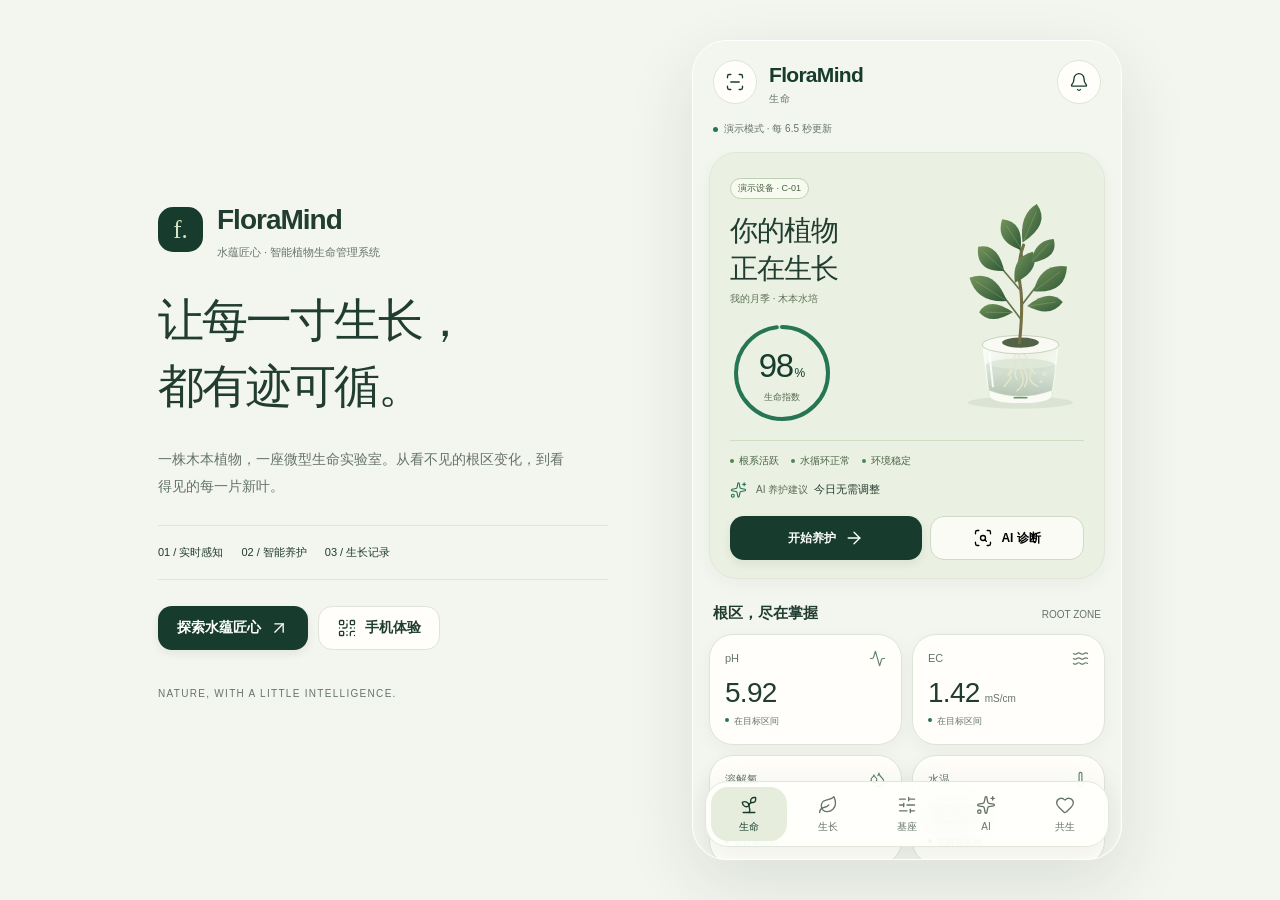
<file: index.html>
<!doctype html>
<html lang="zh-CN">
<head>
  <meta charset="UTF-8">
  <meta name="viewport" content="width=device-width, initial-scale=1.0, viewport-fit=cover">
  <meta name="theme-color" content="#f3f5ef">
  <meta name="description" content="FloraMind 水蕴匠心：监测根区环境、控制维生基座、记录植物生长。木本植物智能水培系统演示。">
  <meta name="apple-mobile-web-app-capable" content="yes">
  <meta name="mobile-web-app-capable" content="yes">
  <meta name="apple-mobile-web-app-status-bar-style" content="default">
  <meta name="apple-mobile-web-app-title" content="FloraMind">
  <title>FloraMind 维生基座智能养护</title>
  <link rel="icon" href="./assets/floramind-icon-192.png">
  <link rel="manifest" href="./manifest.json">
  <link rel="apple-touch-icon" href="./assets/floramind-icon-192.png">
  <link rel="stylesheet" href="./css/tokens.css">
  <link rel="stylesheet" href="./css/app.css">
  <script src="./js/icons.js" defer></script>
</head>
<body>
  <a class="skip-link" href="#appMain">跳到养护内容</a>
  <div class="app-shell">
    <aside class="desktop-context" aria-label="FloraMind 产品与演示入口">
      <div class="brand-lockup"><div class="brand-mark">f.</div><div><h1>FloraMind</h1><p>水蕴匠心 · 智能植物生命管理系统</p></div></div>
      <p class="desktop-headline">让每一寸生长，<br>都有迹可循。</p>
      <p class="desktop-description">一株木本植物，一座微型生命实验室。从看不见的根区变化，到看得见的每一片新叶。</p>
      <div class="context-grid"><span>01 / 实时感知</span><span>02 / 智能养护</span><span>03 / 生长记录</span></div>
      <div class="context-actions"><a class="primary-action" href="./product/">探索水蕴匠心 <i data-lucide="arrow-up-right"></i></a><a class="context-link" href="./qr/floramind-v2.png"><i data-lucide="qr-code"></i>手机体验</a></div>
      <span class="desktop-caption">NATURE, WITH A LITTLE INTELLIGENCE.</span>
    </aside>

    <main class="phone" id="appMain" aria-label="FloraMind 移动端应用">
      <header class="topbar">
        <button class="icon-button" id="bindDeviceBtn" aria-label="绑定设备">
          <i data-lucide="scan-line"></i>
        </button>
        <div>
          <div class="eyebrow">FloraMind</div>
          <h2 id="screenTitle">生命</h2>
        </div>
        <button class="icon-button" id="notificationBtn" aria-label="查看告警">
          <i data-lucide="bell"></i>
          <span class="alert-dot" id="alertDot"></span>
        </button>
      </header>
      <div class="connection-bar" id="connectionBar"><span id="connectionLabel">正在连接植物空间…</span><button class="text-button" id="retrySync" data-action="retrySync" hidden>重新连接</button></div>

      <section class="screen active" data-screen="dashboard" aria-label="实时监测">
        <div class="hero-panel">
          <div class="hero-heading">
            <span class="status-pill"><span id="deviceStatus">植物空间 · 载入中</span></span>
            <h3>你的植物<br>正在生长</h3>
            <p class="plant-label">我的月季 · 木本水培</p>
          </div>
          <img class="plant-art" src="./assets/plant-system.svg" width="300" height="440" alt="植物与透明水培基座概念示意">
          <div class="life-gauge" id="lifeGauge" role="img" aria-label="生命指数等待同步">
            <svg viewBox="0 0 104 104" aria-hidden="true"><circle class="ring-track" cx="52" cy="52" r="46"/><circle class="ring-value" id="lifeRing" cx="52" cy="52" r="46"/></svg>
            <div><strong><b id="growthScore">—</b><small>%</small></strong><span>生命指数</span></div>
          </div>
          <span class="sr-only" id="scoreNote">演示指数</span>
          <div class="life-status"><span id="rootStatus">等待根系状态</span><span id="waterStatus">等待循环状态</span><span id="environmentStatus">等待环境数据</span></div>
          <div class="ai-strip"><i data-lucide="sparkles"></i><div><small>AI 养护建议</small><strong id="aiAdvice">正在读取养护状态</strong></div></div>
          <p class="sr-only" id="healthNarrative">正在读取根区环境</p>
          <div class="hero-actions"><button class="primary-action" data-action="quickCare">开始养护 <i data-lucide="arrow-right"></i></button><button class="secondary-action" data-nav="diagnosis"><i data-lucide="scan-search"></i>AI 诊断</button></div>
        </div>
        <div class="section-label"><h3>根区，尽在掌握</h3><span>ROOT ZONE</span></div>
        <div class="metric-grid" id="metricGrid"></div>

        <div class="panel compact-alert" id="alertPanel">
          <div>
            <span class="panel-kicker">本地联锁</span>
            <h3 id="alertTitle">等待监测数据</h3>
            <p id="alertText">设备保护状态需由实际硬件确认。</p>
          </div>
          <button class="text-button" data-nav="control">处理</button>
        </div>

        <div class="panel">
          <div class="section-head">
            <div>
              <span class="panel-kicker" id="trendPeriod">24 h 趋势 · 演示窗口</span>
              <h3>根区关键指标</h3>
            </div>
            <div class="segmented" data-chart-tabs>
              <button class="selected" data-chart="ph">pH</button>
              <button data-chart="ec">EC</button>
              <button data-chart="do">DO</button>
            </div>
          </div>
          <canvas role="img" id="trendChart" width="680" height="320" aria-label="根区趋势图"></canvas>
        </div>

        <div class="panel">
          <div class="section-head">
            <div>
              <span class="panel-kicker">今日养护</span>
              <h3>自动计划</h3>
            </div>
            <span class="small-tag">12-14 h 光周期</span>
          </div>
          <div class="task-list" id="todayTasks"></div>
        </div>
        <div class="app-links"><a href="./product/">关于水蕴匠心 ↗</a><a href="./qr/floramind-v2.png">分享二维码</a></div>
        <div id="pwaNotice" class="pwa-notice" hidden><span id="pwaMessage"></span><button class="text-button" id="pwaButton">查看</button></div>
      </section>

      <section class="screen" data-screen="control" hidden aria-label="设备控制">
        <div class="panel device-panel">
          <div class="device-visual"><img src="./assets/plant-system.svg" width="300" height="440" alt="维生基座概念结构" loading="lazy"></div>
          <div>
            <span class="panel-kicker">远程操控</span>
            <h3>维生基座 C-01</h3>
            <p>最近数据同步 <span id="lastSync">刚刚</span>。</p>
          </div>
        </div>

        <div class="control-stack" id="controlStack"></div>

        <div class="panel">
          <div class="section-head">
            <div>
              <span class="panel-kicker">补光策略</span>
              <h3>光谱与光周期</h3>
            </div>
            <span class="small-tag" id="lightModeTag">营养生长</span>
          </div>
          <div class="range-row">
            <label for="whiteRange">白光</label>
            <input id="whiteRange" type="range" min="0" max="100" value="72">
            <output id="whiteOutput">72%</output>
          </div>
          <div class="range-row">
            <label for="redBlueRange">红蓝辅助</label>
            <input id="redBlueRange" type="range" min="0" max="100" value="48">
            <output id="redBlueOutput">48%</output>
          </div>
          <div class="schedule-card">
            <i data-lucide="sun-medium"></i>
            <div>
              <strong>07:30 - 20:30</strong>
              <span>环境光充足时自动降功率，水温高于 28℃时优先降热负荷。</span>
            </div>
          </div>
        </div>

        <div class="panel">
          <div class="section-head">
            <div>
              <span class="panel-kicker">耗材智能预警</span>
              <h3>营养液与维护</h3>
            </div>
            <button class="text-button" data-action="mockOrder">一键补给</button>
          </div>
          <div class="supply-list" id="supplyList"></div>
        </div>

        <div class="panel calibration">
          <div>
            <span class="panel-kicker">校准记录</span>
            <h3>传感器可信度</h3>
          </div>
          <div class="calibration-grid">
            <button data-action="calibrate" data-sensor="pH"><i data-lucide="activity"></i>pH 两点校准</button>
            <button data-action="calibrate" data-sensor="EC"><i data-lucide="waves"></i>EC 标准液</button>
            <button data-action="calibrate" data-sensor="DO"><i data-lucide="droplets"></i>DO 空气校准</button>
          </div>
        </div>
      </section>

      <section class="screen" data-screen="archive" hidden aria-label="生长档案">
        <div class="panel archive-hero">
          <div>
            <span class="panel-kicker">第 38 天</span>
            <h3>新根诱导进入稳定期</h3>
            <p>本周白色新根增加，叶色稳定。EC 已从 1.2 提升到 1.4 mS/cm。</p>
          </div>
          <div class="ring-stat">
            <strong>76%</strong>
            <span>阶段进度</span>
          </div>
        </div>

        <div class="panel">
          <div class="section-head">
            <div>
              <span class="panel-kicker">成长曲线</span>
              <h3>株高与新根长度</h3>
            </div>
            <button class="text-button" data-action="addRecord">记录</button>
          </div>
          <canvas role="img" id="growthChart" width="680" height="320" aria-label="生长曲线"></canvas>
        </div>

        <div class="panel">
          <div class="section-head">
            <div>
              <span class="panel-kicker">实验日志</span>
              <h3>可核查记录</h3>
            </div>
            <span class="small-tag">8-12 周观察</span>
          </div>
          <div class="timeline" id="timeline"></div>
        </div>
      </section>

      <section class="screen" data-screen="diagnosis" hidden aria-label="AI 诊断">
        <div class="panel diagnosis-card">
          <div>
            <span class="panel-kicker">AI 病虫害诊断</span>
            <h3>拍照或选择症状</h3>
            <p>选择症状，结合根区数据生成养护建议。演示模式使用规则分析，不识别照片。</p>
          </div>
          <label class="upload-box" for="plantPhoto">
            <input id="plantPhoto" type="file" accept="image/jpeg,image/png,image/webp">
            <img id="photoPreview" alt="已选择的植物照片" hidden>
            <span class="upload-status" id="photoStatus"><i data-lucide="camera"></i>选择照片</span>
            <small>JPG / PNG / WebP · 最大 5 MB · 演示照片不上传</small>
          </label>
        </div>

        <div class="panel">
          <div class="section-head">
            <div>
              <span class="panel-kicker">症状选择</span>
              <h3>根系与叶片</h3>
            </div>
            <button class="text-button" data-action="runDiagnosis">开始分析</button>
          </div>
          <div class="chip-cloud" id="symptomChips"></div>
        </div>

        <div class="panel result-panel" id="diagnosisResult" aria-live="polite"><span class="panel-kicker">等待分析</span><h3>了解植物，从观察开始</h3><p>选择症状后点击「开始分析」，这里将显示建议与下一步操作。</p></div>
      </section>

      <section class="screen" data-screen="community" hidden aria-label="社区互动">
        <div class="composer panel">
          <div class="avatar">惜</div>
          <div class="composer-input">
            <textarea id="postInput" rows="3" maxlength="2000" aria-label="生长观察正文" placeholder="记录今天的根系变化、花苞状态或养护心得"></textarea>
            <div class="composer-actions">
              <button class="secondary-action" data-action="attachGrowth"><i data-lucide="chart-line"></i>附带数据</button>
              <button class="primary-action" data-action="publishPost"><i data-lucide="send"></i>发布</button>
            </div>
          </div>
        </div>

        <p class="local-note">演示社区 · 内容和互动保存在当前浏览器</p>
        <div class="feed" id="feed"></div>
      </section>

      <nav class="bottom-nav" aria-label="主导航">
        <button class="active" data-nav="dashboard" aria-label="生命：实时监测" aria-current="page"><i data-lucide="sprout"></i><span>生命</span></button>
        <button data-nav="archive" aria-label="生长：植物档案"><i data-lucide="leaf"></i><span>生长</span></button>
        <button data-nav="control" aria-label="基座：设备控制"><i data-lucide="sliders-horizontal"></i><span>基座</span></button>
        <button data-nav="diagnosis" aria-label="AI：植物诊断"><i data-lucide="sparkles"></i><span>AI</span></button>
        <button data-nav="community" aria-label="共生：养护社区"><i data-lucide="heart"></i><span>共生</span></button>
      </nav>
    </main>
  </div>

  <dialog id="modal" aria-labelledby="modalHeading" aria-modal="true">
    <div class="modal-card">
      <button class="icon-button modal-close" id="modalClose" aria-label="关闭">
        <i data-lucide="x"></i>
      </button>
      <div id="modalContent"></div>
    </div>
  </dialog>

  <div class="toast" id="toast" role="status"></div>
    <script src="./js/config.js" defer></script>
  <script src="./js/storage.js" defer></script>
  <script src="./js/mock-data.js" defer></script>
  <script src="./js/api-service.js" defer></script>
  <script src="./js/core.js" defer></script>
  <script src="./js/charts.js" defer></script>
  <script src="./js/renderers.js" defer></script>
  <script src="./js/ui.js" defer></script>
  <script src="./js/router.js" defer></script>
  <script src="./js/actions.js" defer></script>
  <script src="./js/app.js" defer></script>
  <script src="./js/pwa.js" defer></script>
  <noscript><p class="local-note">请启用 JavaScript 以使用实时监测与控制。<a href="./product/">了解水蕴匠心产品</a></p></noscript>
</body>
</html>
</file>
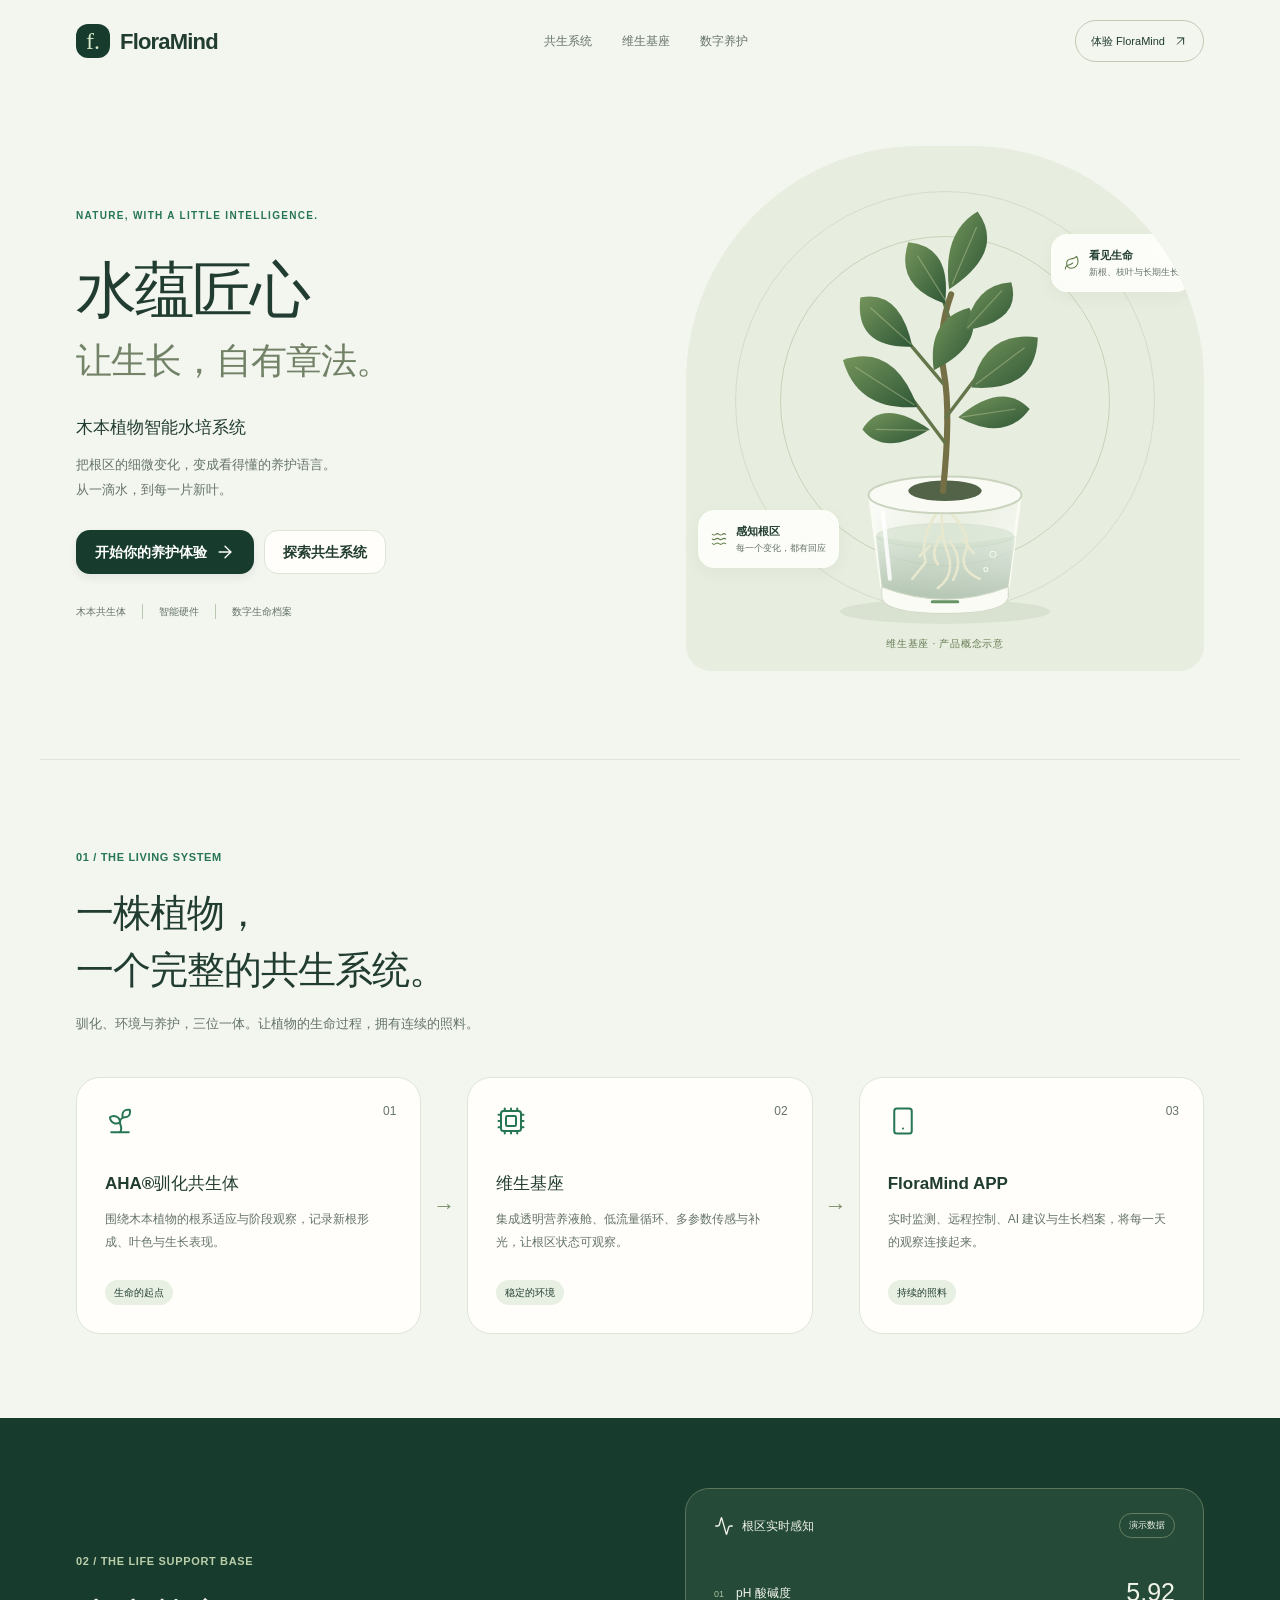
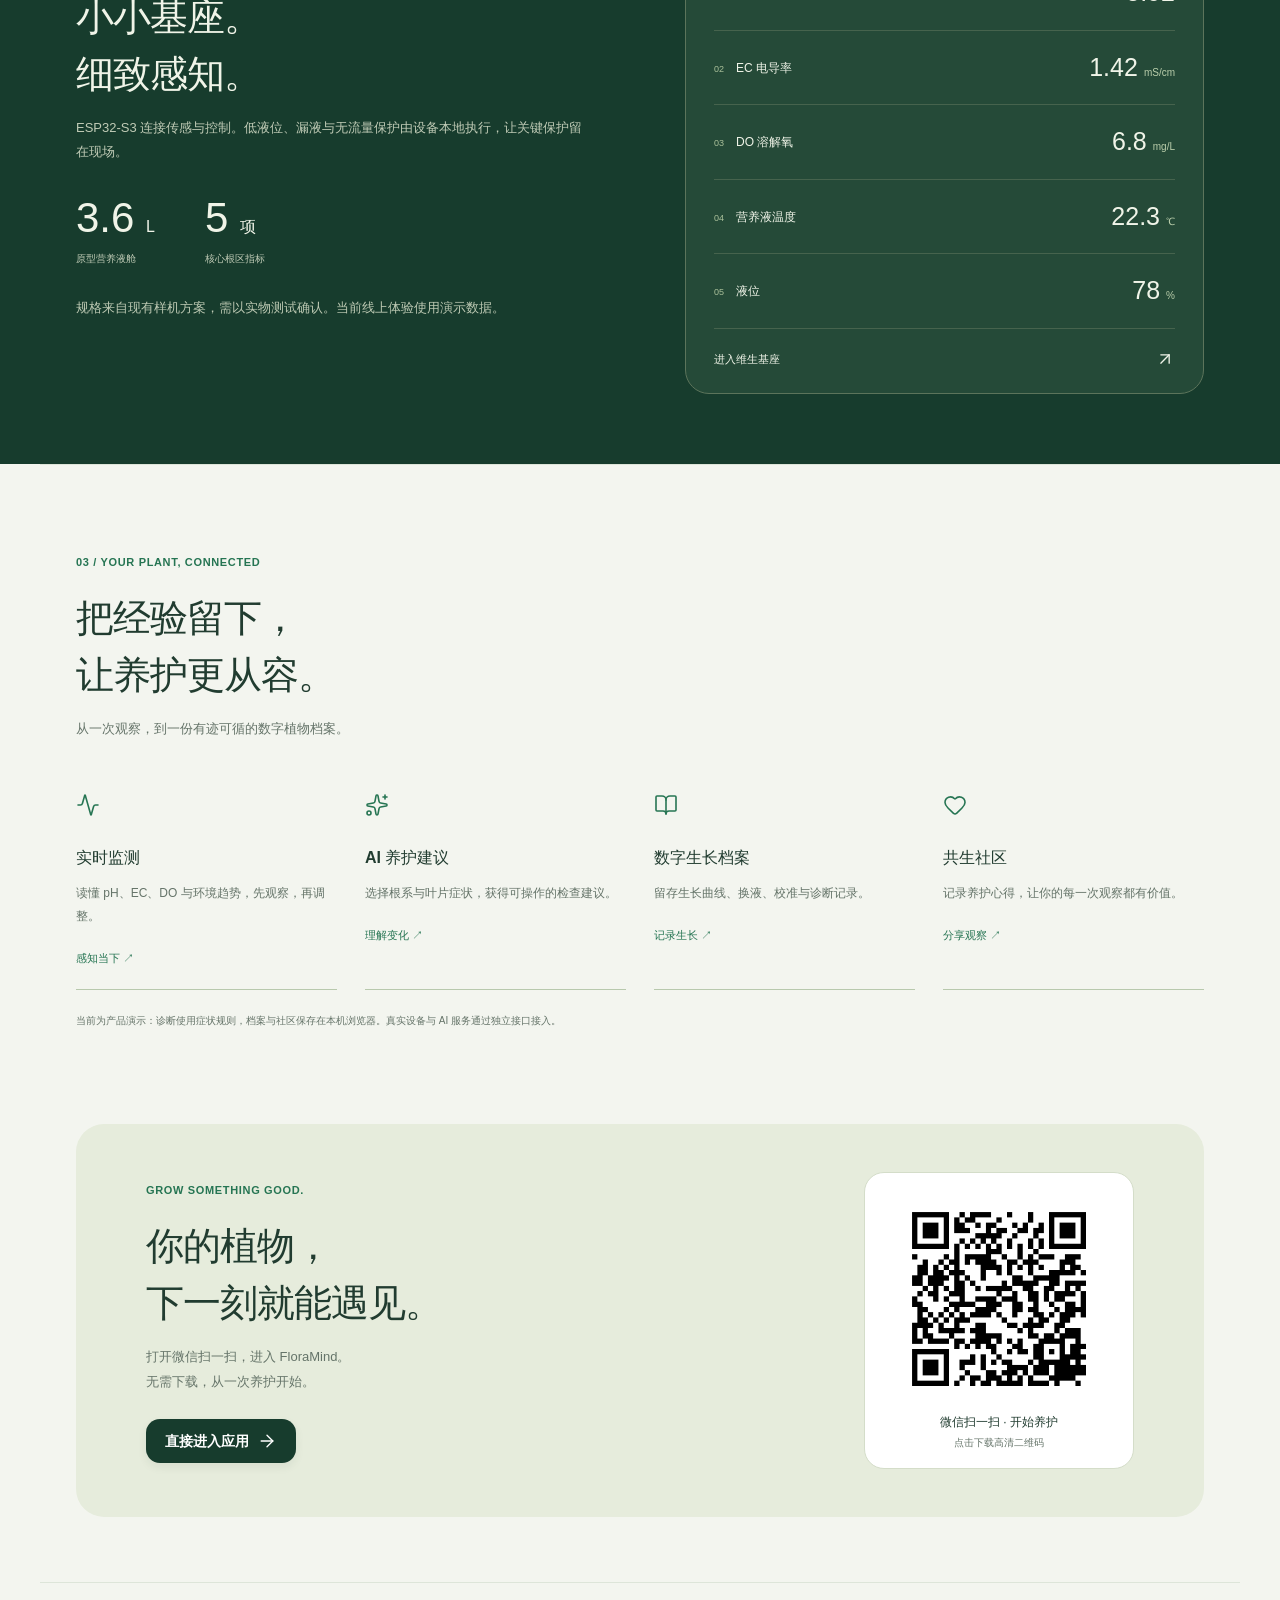
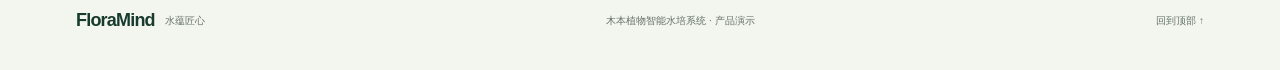
<file: product/index.html>
<!doctype html>
<html lang="zh-CN">
<head>
  <meta charset="UTF-8">
  <meta name="viewport" content="width=device-width, initial-scale=1.0, viewport-fit=cover">
  <meta name="theme-color" content="#f3f5ef">
  <meta name="description" content="水蕴匠心 FloraMind 木本植物智能水培系统：AHA®驯化共生体、维生基座与数字养护服务，连接每一寸生长。">
  <title>水蕴匠心 · FloraMind 木本植物智能水培系统</title>
  <link rel="icon" href="../assets/floramind-icon-192.png">
  <link rel="apple-touch-icon" href="../assets/floramind-icon-192.png">
  <link rel="manifest" href="../manifest.json">
  <link rel="stylesheet" href="../css/tokens.css">
  <link rel="stylesheet" href="../css/product.css">
  <script src="../js/icons.js" defer></script>
  <script src="../js/config.js" defer></script>
  <script src="../js/storage.js" defer></script>
  <script src="../js/mock-data.js" defer></script>
  <script src="../js/api-service.js" defer></script>
  <script src="../js/product.js" defer></script>
  <script src="../js/pwa.js" defer></script>
</head>
<body>
  <a class="skip-link" href="#main">跳到产品介绍</a>
  <header class="site-header">
    <a class="brand" href="../" aria-label="FloraMind 应用首页"><span class="brand-mark">f.</span><strong>FloraMind</strong></a>
    <nav class="site-nav" aria-label="产品导航"><a href="#system">共生系统</a><a href="#hardware">维生基座</a><a href="#app">数字养护</a></nav>
    <a class="header-action" href="../">体验 FloraMind <i data-lucide="arrow-up-right"></i></a>
  </header>
  <main id="main">
    <section class="product-hero" aria-labelledby="hero-title">
      <div class="hero-copy"><p class="eyebrow">NATURE, WITH A LITTLE INTELLIGENCE.</p>
        <h1 id="hero-title">水蕴匠心<span>让生长，自有章法。</span></h1>
        <p class="hero-description">木本植物智能水培系统</p>
        <p class="hero-detail">把根区的细微变化，变成看得懂的养护语言。<br>从一滴水，到每一片新叶。</p>
        <div class="hero-actions"><a class="primary-action" href="../">开始你的养护体验 <i data-lucide="arrow-right"></i></a><a class="secondary-action" href="#system">探索共生系统</a></div>
        <div class="hero-caption"><span>木本共生体</span><span>智能硬件</span><span>数字生命档案</span></div>
      </div>
      <figure class="product-art"><div class="orbit orbit-one"></div><div class="orbit orbit-two"></div><img src="../assets/plant-system.svg" width="300" height="440" alt="木本植物、水培根系与透明维生基座概念示意"><div class="art-label label-top"><i data-lucide="leaf"></i><div><strong>看见生命</strong><span>新根、枝叶与长期生长</span></div></div><div class="art-label label-bottom"><i data-lucide="waves"></i><div><strong>感知根区</strong><span>每一个变化，都有回应</span></div></div><figcaption>维生基座 · 产品概念示意</figcaption></figure>
    </section>
    <section class="section-band" id="system" aria-labelledby="system-title">
      <div class="section-heading"><span class="eyebrow">01 / THE LIVING SYSTEM</span><h2 id="system-title">一株植物，<br>一个完整的共生系统。</h2><p>驯化、环境与养护，三位一体。让植物的生命过程，拥有连续的照料。</p></div>
      <div class="system-flow">
        <article><span class="step-number">01</span><i data-lucide="sprout"></i><h3>AHA®驯化共生体</h3><p>围绕木本植物的根系适应与阶段观察，记录新根形成、叶色与生长表现。</p><span class="step-tag">生命的起点</span></article><span class="flow-arrow" aria-hidden="true">→</span>
        <article><span class="step-number">02</span><i data-lucide="cpu"></i><h3>维生基座</h3><p>集成透明营养液舱、低流量循环、多参数传感与补光，让根区状态可观察。</p><span class="step-tag">稳定的环境</span></article><span class="flow-arrow" aria-hidden="true">→</span>
        <article><span class="step-number">03</span><i data-lucide="smartphone"></i><h3>FloraMind APP</h3><p>实时监测、远程控制、AI 建议与生长档案，将每一天的观察连接起来。</p><span class="step-tag">持续的照料</span></article>
      </div>
    </section>
    <section class="hardware-band" id="hardware" aria-labelledby="hardware-title">
      <div class="hardware-copy"><span class="eyebrow">02 / THE LIFE SUPPORT BASE</span><h2 id="hardware-title">小小基座。<br>细致感知。</h2><p>ESP32-S3 连接传感与控制。低液位、漏液与无流量保护由设备本地执行，让关键保护留在现场。</p><div class="hardware-specs"><div><strong>3.6 <small>L</small></strong><span>原型营养液舱</span></div><div><strong>5 <small>项</small></strong><span>核心根区指标</span></div></div><p class="fine-print">规格来自现有样机方案，需以实物测试确认。当前线上体验使用演示数据。</p></div>
      <div class="sensor-panel"><div class="sensor-head"><span><i data-lucide="activity"></i>根区实时感知</span><span class="small-tag" id="productDataStatus">正在载入</span></div><dl class="sensor-list">
        <div><dt><span>01</span>pH 酸碱度</dt><dd data-product-metric="ph">—</dd></div>
        <div><dt><span>02</span>EC 电导率</dt><dd><b data-product-metric="ec">—</b><small>mS/cm</small></dd></div>
        <div><dt><span>03</span>DO 溶解氧</dt><dd><b data-product-metric="do">—</b><small>mg/L</small></dd></div>
        <div><dt><span>04</span>营养液温度</dt><dd><b data-product-metric="waterTemp">—</b><small>℃</small></dd></div>
        <div><dt><span>05</span>液位</dt><dd><b data-product-metric="level">—</b><small>%</small></dd></div>
      </dl><a href="../#/control" class="sensor-link">进入维生基座 <i data-lucide="arrow-up-right"></i></a></div>
    </section>
    <section class="section-band" id="app" aria-labelledby="app-title"><div class="section-heading"><span class="eyebrow">03 / YOUR PLANT, CONNECTED</span><h2 id="app-title">把经验留下，<br>让养护更从容。</h2><p>从一次观察，到一份有迹可循的数字植物档案。</p></div>
      <div class="service-grid"><a href="../#/dashboard"><i data-lucide="activity"></i><h3>实时监测</h3><p>读懂 pH、EC、DO 与环境趋势，先观察，再调整。</p><span>感知当下 ↗</span></a><a href="../#/diagnosis"><i data-lucide="sparkles"></i><h3>AI 养护建议</h3><p>选择根系与叶片症状，获得可操作的检查建议。</p><span>理解变化 ↗</span></a><a href="../#/archive"><i data-lucide="book-open"></i><h3>数字生长档案</h3><p>留存生长曲线、换液、校准与诊断记录。</p><span>记录生长 ↗</span></a><a href="../#/community"><i data-lucide="heart"></i><h3>共生社区</h3><p>记录养护心得，让你的每一次观察都有价值。</p><span>分享观察 ↗</span></a></div><p class="fine-print">当前为产品演示：诊断使用症状规则，档案与社区保存在本机浏览器。真实设备与 AI 服务通过独立接口接入。</p>
    </section>
    <section class="scan-section" aria-labelledby="scan-title"><div><span class="eyebrow">GROW SOMETHING GOOD.</span><h2 id="scan-title">你的植物，<br>下一刻就能遇见。</h2><p>打开微信扫一扫，进入 FloraMind。<br>无需下载，从一次养护开始。</p><a class="primary-action" href="../">直接进入应用 <i data-lucide="arrow-right"></i></a></div><a class="qr-card" href="../qr/floramind-v2.png" download><img src="../qr/floramind-v2.png" width="216" height="216" loading="lazy" alt="扫码打开 FloraMind 应用的二维码"><span>微信扫一扫 · 开始养护</span><small>点击下载高清二维码</small></a></section>
  </main>
  <footer class="site-footer"><a class="brand" href="../"><strong>FloraMind</strong><span>水蕴匠心</span></a><span>木本植物智能水培系统 · 产品演示</span><a href="#main">回到顶部 ↑</a></footer>
</body>
</html>
</file>
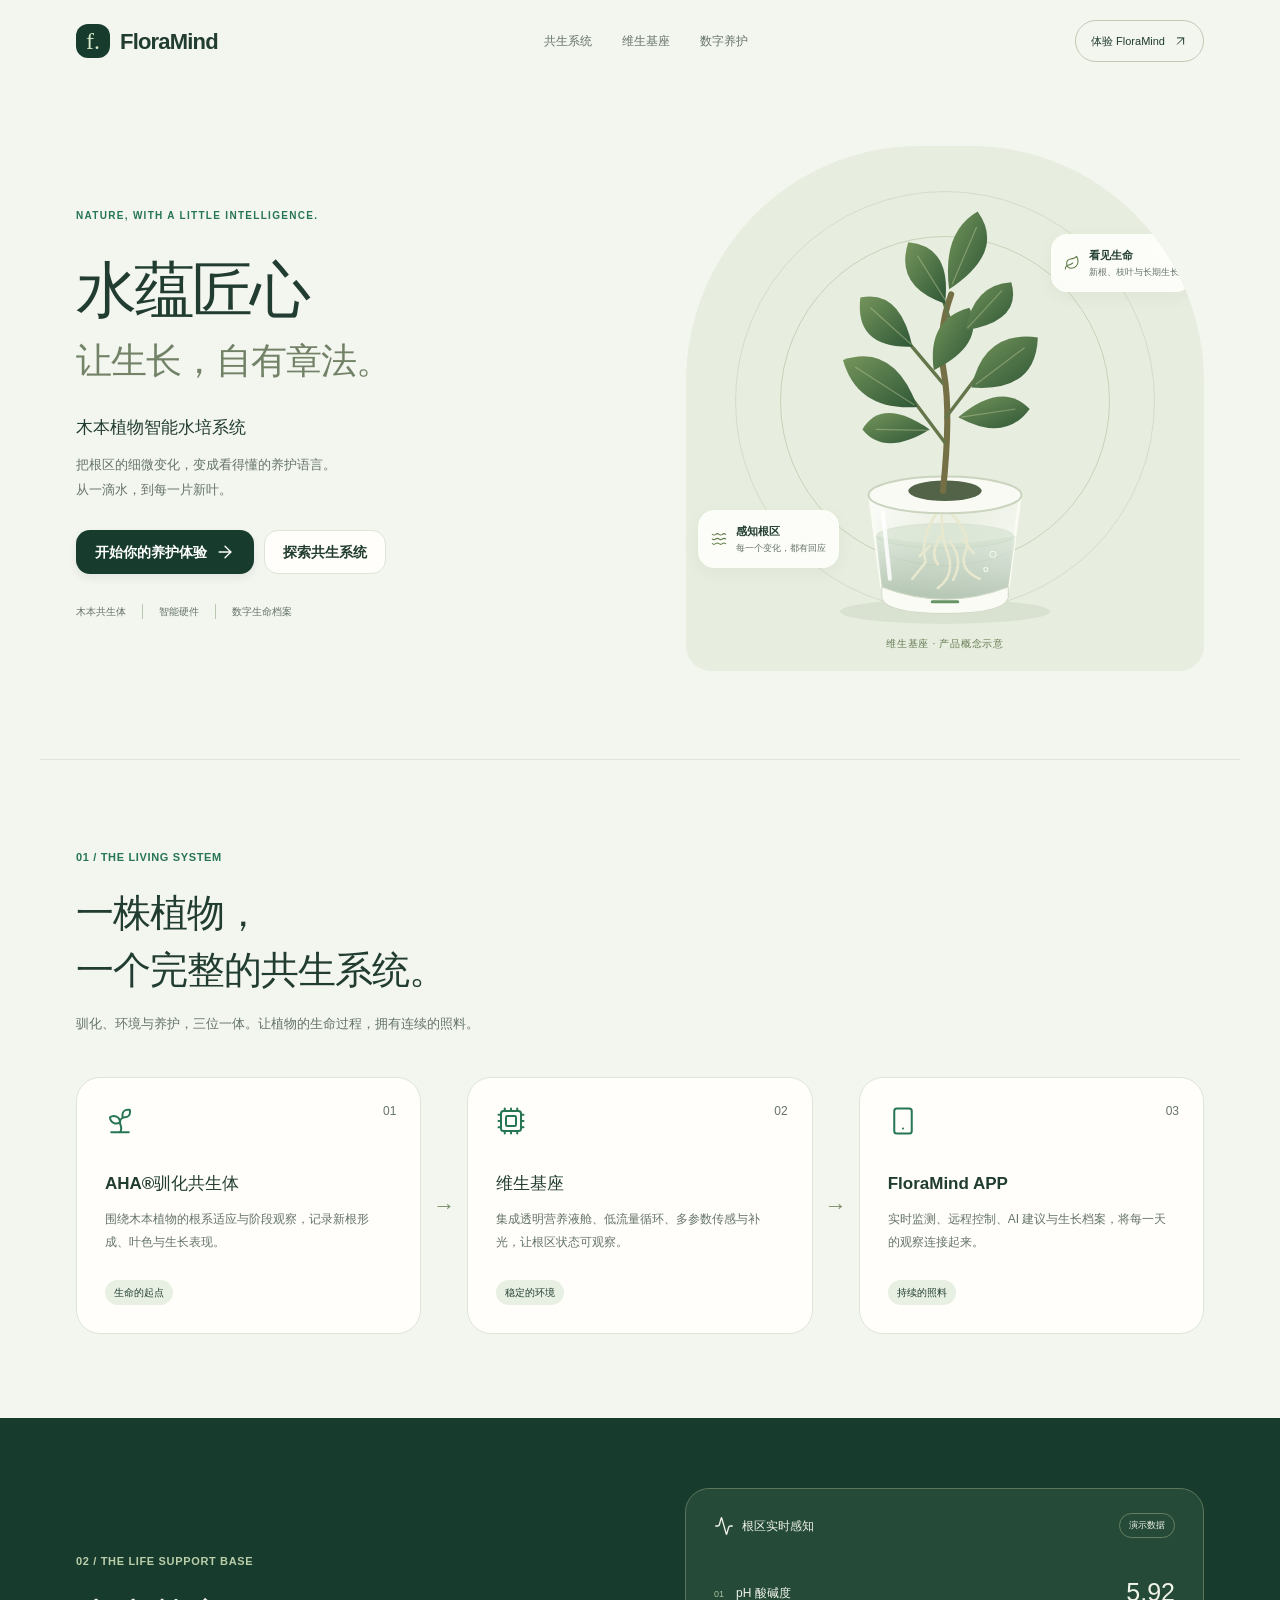
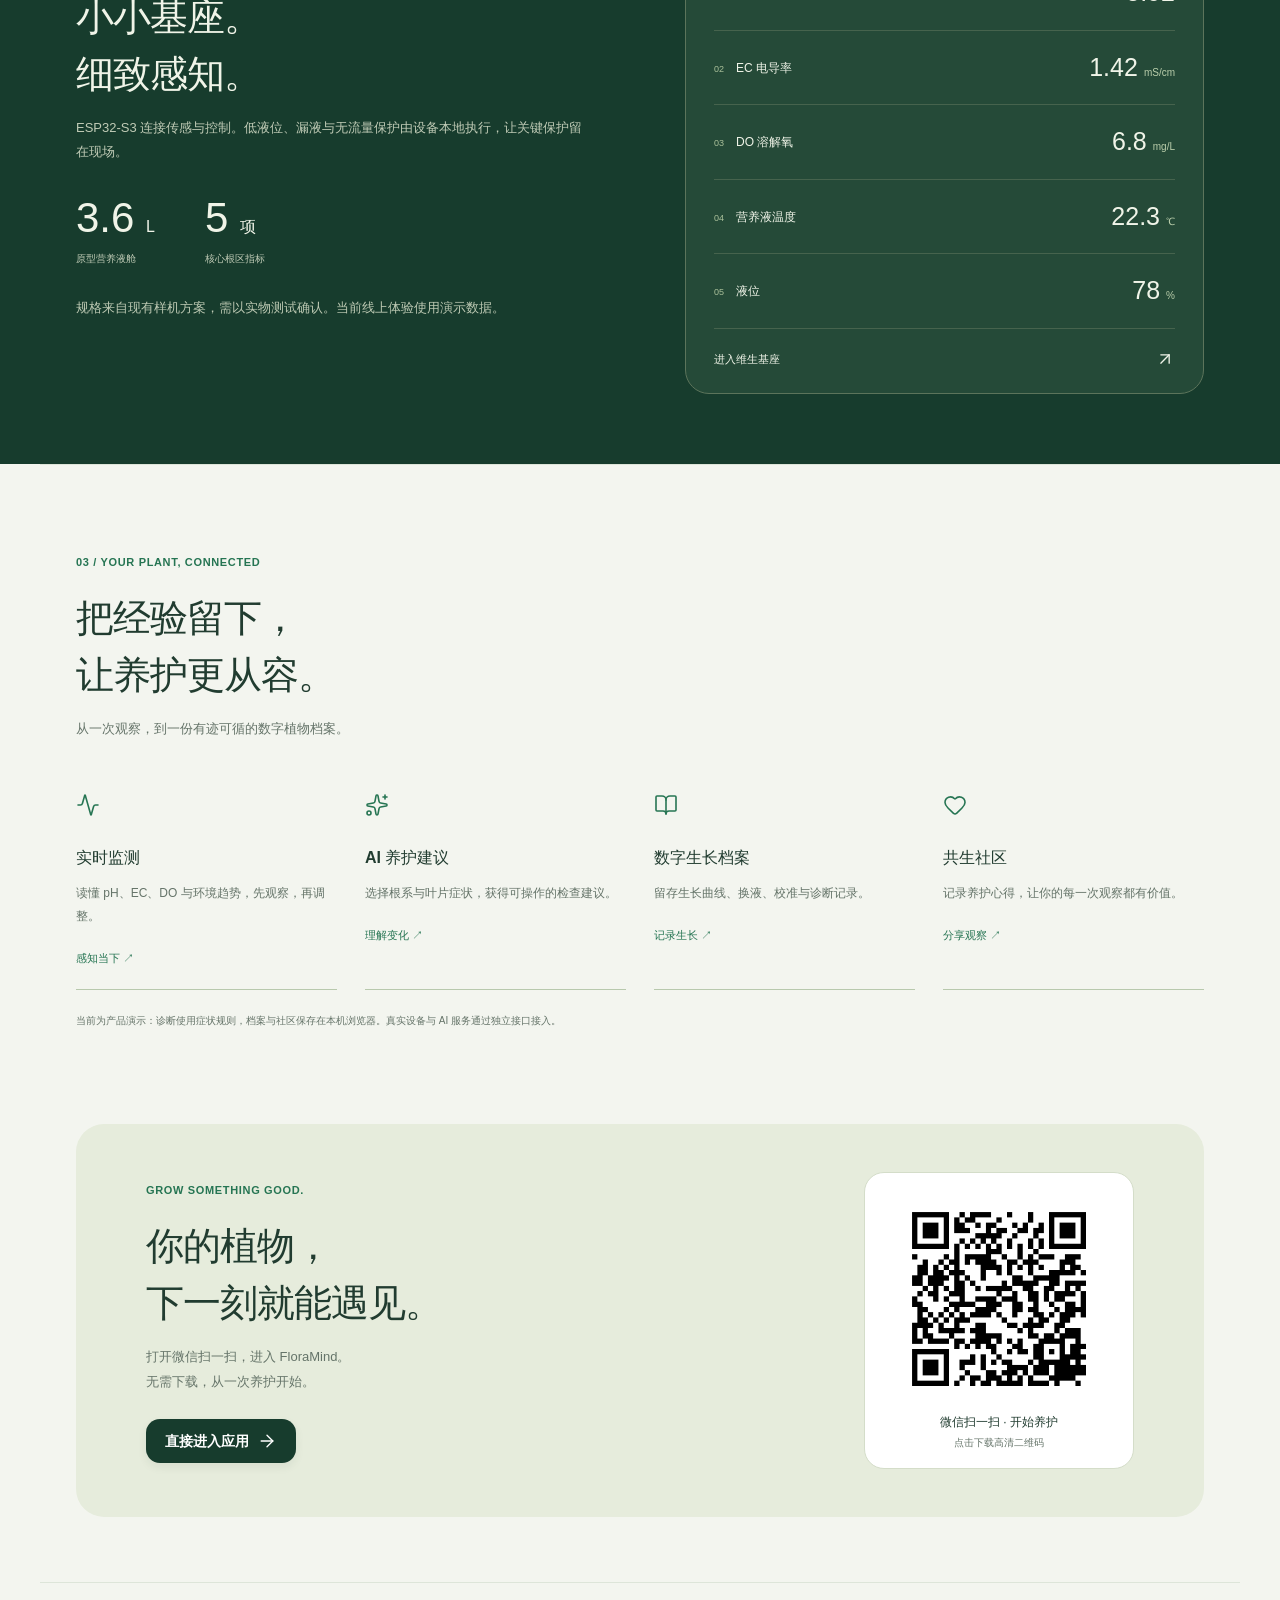
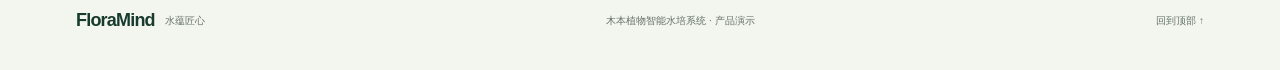
<file: web/index.html>
<!doctype html>
<html lang="zh-CN"><head><meta charset="UTF-8"><meta name="viewport" content="width=device-width,initial-scale=1"><meta name="robots" content="noindex"><title>FloraMind 产品介绍</title><meta http-equiv="refresh" content="0;url=../product/"></head><body><p>正在打开水蕴匠心产品页。<a href="../product/">点击继续</a></p><script>location.replace("../product/" + location.search + location.hash);</script></body></html>
</file>
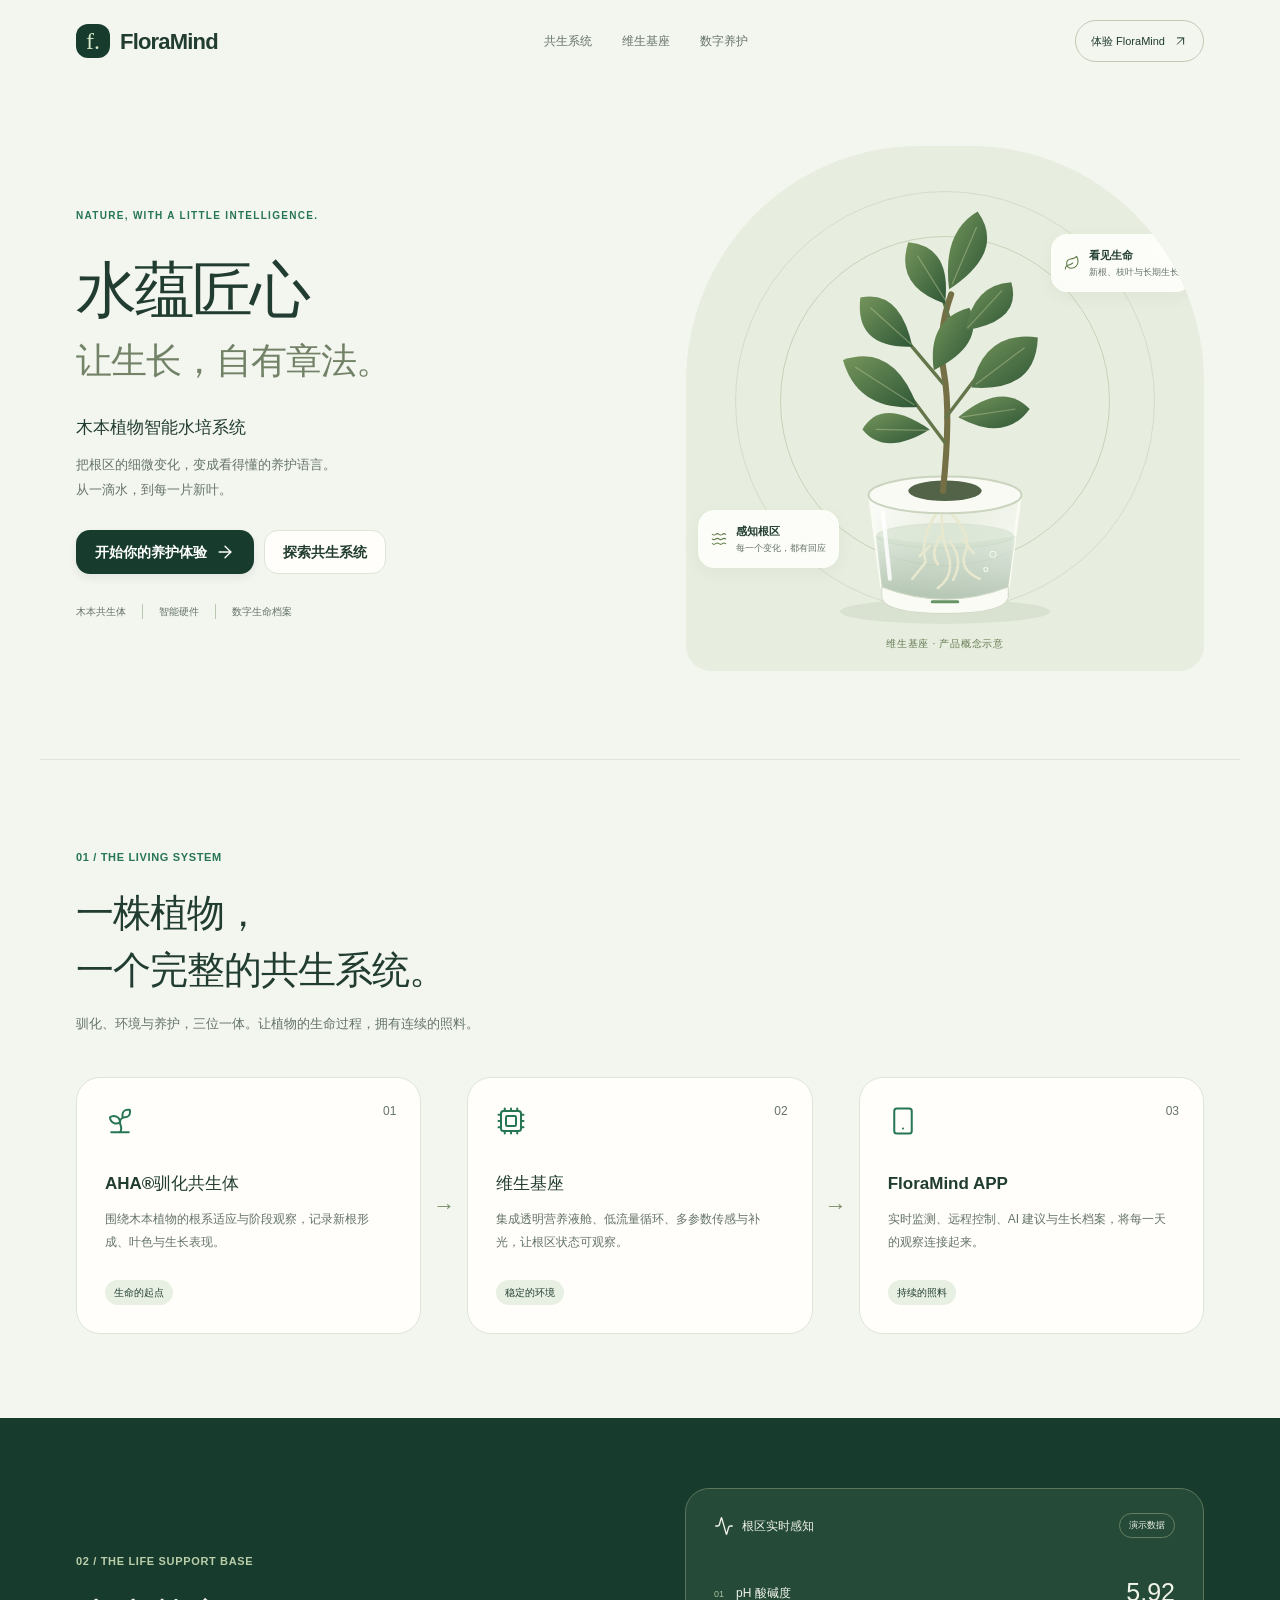
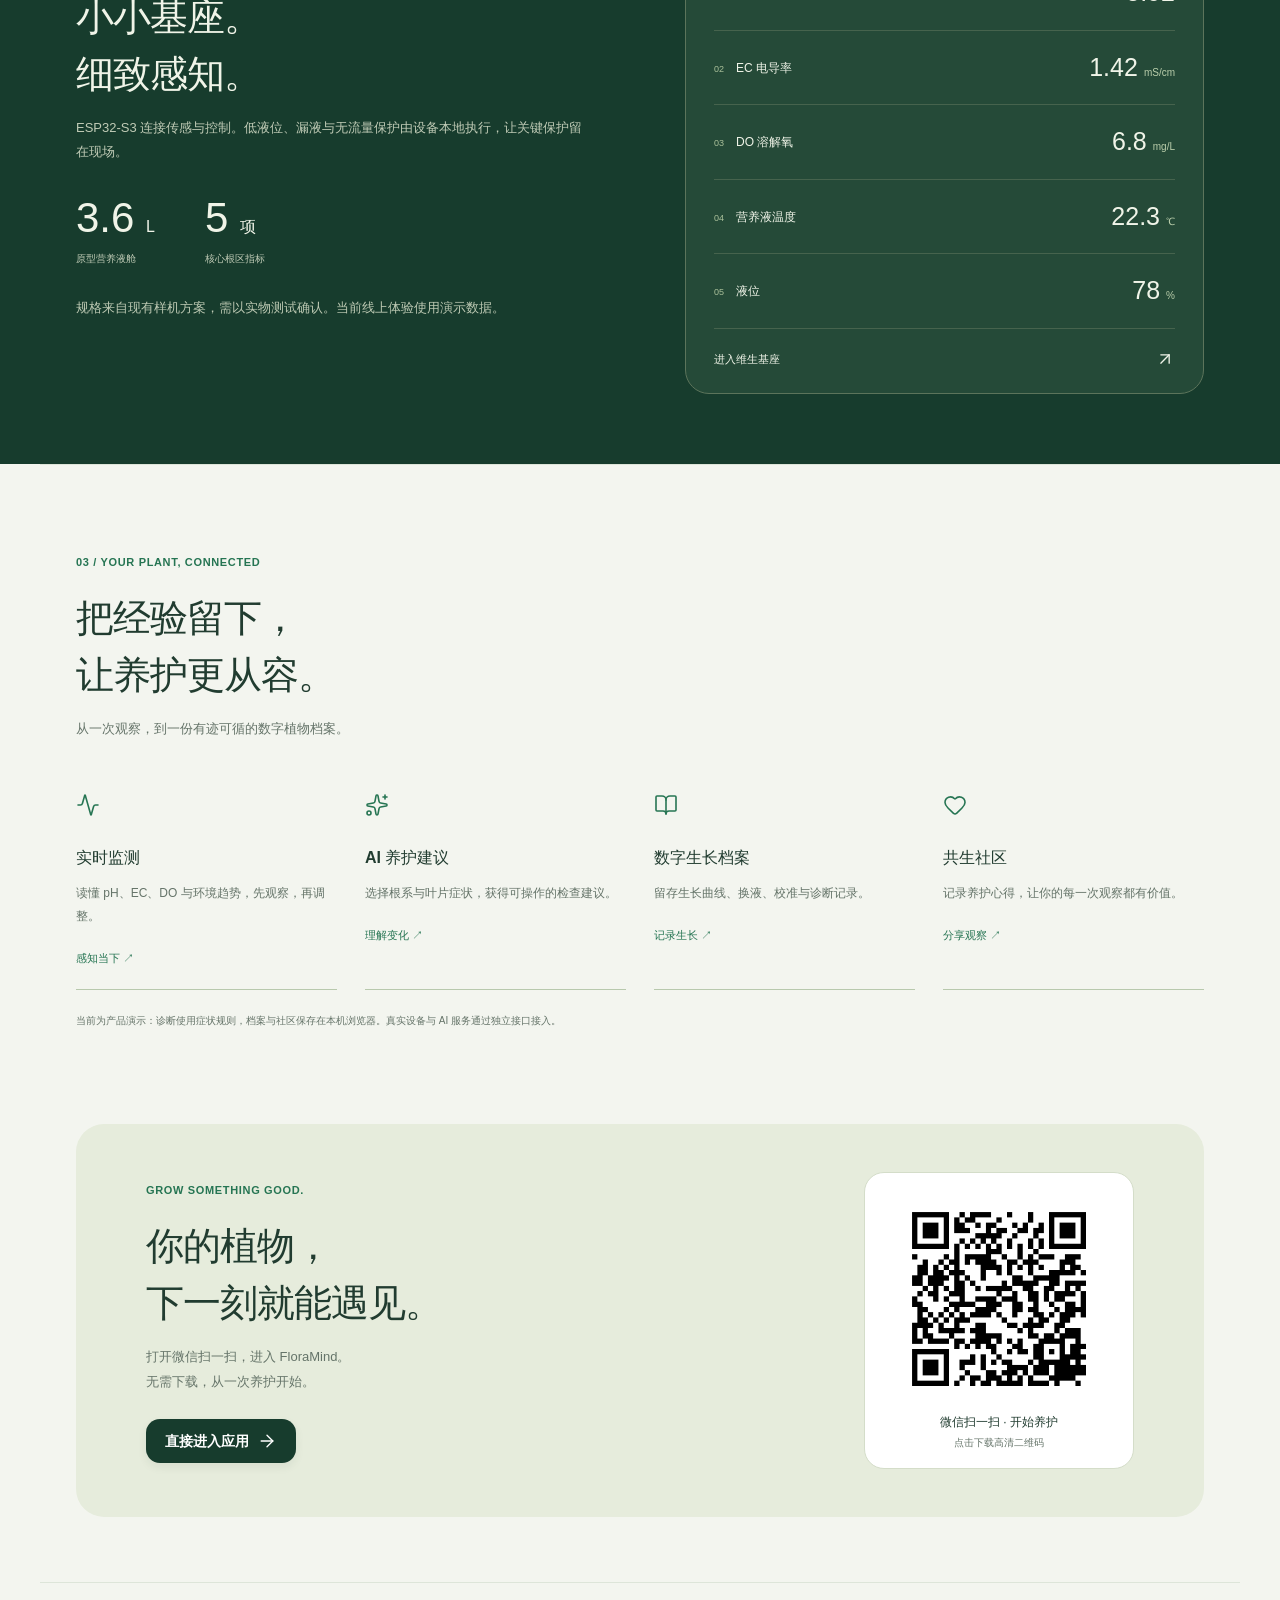
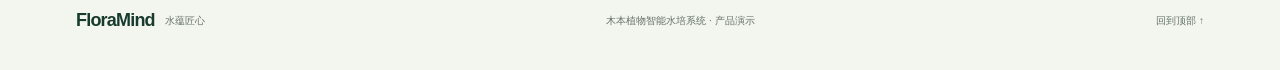
<file: product.html>
<!doctype html>
<html lang="zh-CN"><head><meta charset="UTF-8"><meta name="viewport" content="width=device-width,initial-scale=1"><meta name="robots" content="noindex"><title>FloraMind 产品介绍</title><meta http-equiv="refresh" content="0;url=./product/"></head><body><p>正在打开水蕴匠心产品页。<a href="./product/">点击继续</a></p><script>location.replace("./product/" + location.search + location.hash);</script></body></html>
</file>
<file: css/tokens.css>
/* FloraMind — shared design tokens, app + product. Opaque surfaces are the default. */
:root {
  color-scheme: light;
  --flora-green: #267553;
  --deep-green: #173c2d;
  --leaf-light: #e8f0e3;
  --glass-white: rgba(255, 255, 252, .87);
  --page: #f3f5ef;
  --surface: #fffefa;
  --ink: #213c30;
  --ink-strong: #173326;
  --muted: #657469;
  --subtle: #657469;
  --line: #dde5d9;
  --warn: #91621d;
  --danger: #b7453d;
  --radius: 24px;
  --shadow-soft: 0 5px 18px rgba(38, 65, 43, .045);
  --shadow: 0 16px 44px rgba(28, 52, 35, .08);
  --ease: cubic-bezier(.22,.7,.3,1);
  --space-1: 4px;
  --space-2: 8px;
  --space-3: 12px;
  --space-4: 16px;
  --space-6: 24px;
  --space-8: 32px;
  --font: -apple-system, BlinkMacSystemFont, "Segoe UI", "PingFang SC", "Microsoft YaHei", sans-serif;
}
* { box-sizing: border-box; }
[hidden] { display: none !important; }
html { -webkit-text-size-adjust: 100%; }
body { margin: 0; color: var(--ink); background: var(--page); font-family: var(--font); line-height: 1.5; }
button, input, textarea { font: inherit; }
button, a, label, input { -webkit-tap-highlight-color: transparent; }
button, a { touch-action: manipulation; }
button { cursor: pointer; }
button:disabled { cursor: wait; opacity: .5; }
a { color: inherit; }
button:focus-visible, a:focus-visible, input:focus-visible, textarea:focus-visible, label:focus-within { outline: 3px solid #5c9869; outline-offset: 3px; }
img { display: block; max-width: 100%; }
svg { width: 20px; height: 20px; flex-shrink: 0; }
.skip-link { position: fixed; top: -80px; left: 16px; z-index: 100; background: white; padding: 12px; }
.skip-link:focus { top: 12px; }
.sr-only { position: absolute; width: 1px; height: 1px; padding: 0; overflow: hidden; clip: rect(0,0,0,0); white-space: nowrap; border: 0; }
.primary-action, .secondary-action, .context-link, .text-button { position: relative; display: inline-flex; align-items: center; justify-content: center; gap: 8px; min-height: 44px; padding: 10px 18px; border: 1px solid transparent; border-radius: 14px; font-size: 14px; font-weight: 600; text-decoration: none; transition: background .2s, transform .2s; }
.primary-action { color: white; background: var(--deep-green); box-shadow: 0 4px 10px #173c2d12; }
.secondary-action, .context-link { background: var(--surface); border-color: var(--line); }
.text-button { color: var(--flora-green); background: transparent; padding: 6px 10px; }
button:active, .primary-action:active, .secondary-action:active { transform: scale(.98); }
.small-tag, .status-pill { display: inline-flex; align-items: center; gap: 6px; padding: 5px 9px; border: 1px solid var(--line); border-radius: 99px; font-size: 11px; font-weight: 500; white-space: nowrap; }
.panel-kicker, .eyebrow { color: var(--flora-green); font-size: 11px; font-weight: 600; letter-spacing: .06em; }
@media (prefers-reduced-motion: reduce) {
  *, *::before, *::after { animation: none !important; transition: none !important; scroll-behavior: auto !important; }
}
</file>
<file: css/app.css>
/* Mobile-first layout. Shared identifiers preserve the existing five feature screens. */
.app-shell { min-height: 100vh; }
.desktop-context { display: none; }
.phone { width: 100%; max-width: 560px; margin: auto; min-height: 100vh; background: var(--page); }
.topbar { display: grid; grid-template-columns: 44px 1fr 44px; gap: 12px; align-items: center; padding: 12px 20px 8px; padding-top: calc(12px + env(safe-area-inset-top, 0px)); }
.topbar .eyebrow { font-size: 21px; letter-spacing: -.7px; font-weight: 650; color: var(--deep-green); }
.topbar h2 { font-size: 10px; letter-spacing: .12em; color: var(--muted); font-weight: 500; margin: 0; }
.icon-button { position: relative; display: grid; place-items: center; width: 44px; height: 44px; border: 1px solid var(--line); border-radius: 50%; background: var(--surface); color: var(--deep-green); }
.alert-dot { position: absolute; width: 6px; height: 6px; background: var(--danger); border-radius: 50%; top: 9px; right: 10px; opacity: 0; }
.alert-dot.on { opacity: 1; }
.connection-bar { display: flex; align-items: center; justify-content: space-between; min-height: 30px; margin: 0 20px 8px; color: var(--muted); font-size: 10px; }
.connection-bar > span::before { content: ""; display: inline-block; width: 5px; height: 5px; margin-right: 6px; border-radius: 50%; background: var(--flora-green); }
.connection-bar .text-button { min-height: 30px; font-size: 11px; padding: 0 4px; }
.connection-bar.is-offline { color: var(--danger); }
.connection-bar.is-offline > span::before { background: var(--danger); }
.screen { padding: 0 16px 112px; padding-bottom: calc(112px + env(safe-area-inset-bottom, 0px)); }
.screen.active { animation: screenIn .3s var(--ease); }
.hero-panel { position: relative; overflow: hidden; padding: 21px 20px 18px; border: 1px solid #e0e7d8; border-radius: 28px; background: #eaf0e2; box-shadow: var(--shadow-soft); }
.hero-heading { position: relative; z-index: 1; }
.hero-heading .status-pill { font-size: 9px; color: #476243; border-color: #becfb4; padding: 3px 7px; background: #f7faef; max-width: 100%; overflow: hidden; text-overflow: ellipsis; }
.hero-panel h3 { margin: 13px 0 3px; font-size: 28px; letter-spacing: -1px; line-height: 1.35; font-weight: 550; }
.plant-label { margin: 0; font-size: 10px; color: #607355; }
.plant-art { position: absolute; right: -13px; top: 37px; width: 49%; height: 224px; object-fit: contain; pointer-events: none; }
.life-gauge { position: relative; width: 104px; height: 104px; margin: 15px 0 6px; }
.life-gauge > svg { position: absolute; width: 104px; height: 104px; transform: rotate(-90deg); overflow: visible; }
.ring-track { fill: none; stroke: #d3dfc7; stroke-width: 3; }
.ring-value { fill: none; stroke: var(--flora-green); stroke-width: 4; stroke-linecap: round; stroke-dasharray: 289; stroke-dashoffset: 23.12; transition: stroke-dashoffset .45s var(--ease); }
.life-gauge > div { position: absolute; inset: 0; display: flex; align-items: center; justify-content: center; flex-direction: column; }
.life-gauge strong { color: var(--deep-green); font-size: 33px; font-weight: 500; letter-spacing: -1.5px; font-variant-numeric: tabular-nums; }
.life-gauge strong small { font-size: 12px; margin-left: 2px; letter-spacing: 0; }
.life-gauge strong b { font-weight: inherit; }
.life-gauge span { font-size: 9px; color: #556b4e; }
.life-status { position: relative; display: flex; flex-wrap: wrap; gap: 6px 12px; margin: 15px 0 12px; padding-top: 12px; border-top: 1px solid #d0ddc4; }
.life-status span { font-size: 10px; color: #476243; }
.life-status span::before { content: ""; display: inline-block; height: 4px; width: 4px; border-radius: 50%; background: #4f8752; vertical-align: middle; margin-right: 5px; animation: breathe .5s ease-in-out 2 alternate; }
.ai-strip { display: flex; align-items: center; gap: 9px; font-size: 11px; }
.ai-strip svg { width: 17px; color: var(--flora-green); }
.ai-strip strong { font-weight: 550; }
.ai-strip small { color: #5e6c54; font-size: 10px; padding-right: 6px; }
.hero-actions { display: grid; grid-template-columns: 1.25fr 1fr; gap: 8px; margin-top: 16px; }
.hero-actions .secondary-action { background: #f9fbf4; border-color: #cfdac7; }
.hero-actions button { font-size: 12px; padding: 10px; }
.section-label { display: flex; justify-content: space-between; align-items: baseline; margin: 23px 4px 10px; }
.section-label h3 { margin: 0; font-size: 15px; font-weight: 600; }
.section-label span { color: var(--muted); font-size: 10px; }
.metric-grid { display: grid; grid-template-columns: repeat(2,minmax(0,1fr)); gap: 10px; }
.metric-card, .panel, .control-card, .post-card { border: 1px solid var(--line); background: var(--surface); border-radius: var(--radius); box-shadow: var(--shadow-soft); }
.metric-card { padding: 15px; min-width: 0; }
.metric-head { display: flex; align-items: center; justify-content: space-between; color: var(--muted); font-size: 11px; }
.metric-head svg { width: 17px; height: 17px; color: #61816a; }
.metric-value { display: flex; align-items: baseline; gap: 5px; margin: 8px 0 5px; }
.metric-value strong { font-size: 28px; font-weight: 500; line-height: 1.25; letter-spacing: -.7px; font-variant-numeric: tabular-nums; animation: numberIn .25s ease-out; }
.metric-value span { color: var(--muted); font-size: 10px; }
.metric-foot { font-size: 9px; color: var(--muted); }
.metric-foot::before { content: ""; display: inline-block; height: 4px; width: 4px; margin: 0 5px 2px 0; border-radius: 50%; background: var(--flora-green); }
.metric-foot.warn { color: var(--warn); }.metric-foot.warn::before { background: var(--warn); }
.metric-foot.danger { color: var(--danger); }.metric-foot.danger::before { background: var(--danger); }
.panel { margin-top: 12px; padding: 18px; }
.panel h3 { font-size: 16px; font-weight: 600; margin: 3px 0 7px; line-height: 1.4; }
.panel p { font-size: 12px; color: var(--muted); line-height: 1.75; margin: 0; }
.section-head, .result-head { display: flex; align-items: flex-start; justify-content: space-between; gap: 10px; margin-bottom: 12px; }
.compact-alert { display: grid; grid-template-columns: 1fr auto; gap: 8px; align-items: center; }
.compact-alert.warning { border-color: #d8bf8d; background: #fff9eb; }.compact-alert.danger { border-color: #dca8a3; background: #fff4f1; }
.compact-alert h3 { font-size: 14px; }.compact-alert p { font-size: 11px; }
.segmented { display: flex; padding: 3px; gap: 2px; border-radius: 12px; background: #edf1e9; }
.segmented button { min-width: 36px; min-height: 38px; border: 0; border-radius: 9px; color: var(--muted); background: transparent; font-size: 11px; }
.segmented button.selected { color: var(--deep-green); background: white; box-shadow: 0 2px 5px #173c2d12; }
canvas { display: block; width: 100%; height: auto; }
.task-list, .supply-list, .control-stack, .timeline, .feed { display: grid; gap: 10px; }
.task-item { display: grid; grid-template-columns: 32px 1fr auto; align-items: center; gap: 8px; padding: 10px 0; border-bottom: 1px solid #eef1e9; }
.task-item:last-child { border: 0; }
.task-icon { width: 34px; height: 34px; display: grid; place-items: center; border-radius: 11px; background: var(--leaf-light); color: var(--flora-green); }
.task-icon svg { width: 17px; }
.task-item strong, .supply-item strong, .control-card strong, .timeline-item strong { display: block; font-size: 12px; font-weight: 550; }
.task-item span, .supply-item span, .control-card span, .timeline-item span { display: block; margin-top: 4px; font-size: 10px; color: var(--muted); line-height: 1.6; }
.task-item .small-tag { margin: 0; font-size: 9px; }
.device-panel { margin-top: 0; display: grid; grid-template-columns: 82px 1fr; gap: 14px; align-items: center; }
.device-visual { overflow: hidden; border-radius: 15px; background: var(--leaf-light); }
.device-visual img { height: 114px; width: 100%; object-fit: contain; }
.control-stack { margin-top: 12px; }
.control-card { display: grid; grid-template-columns: 36px 1fr auto; gap: 10px; align-items: center; padding: 18px 15px; }
.switch { position: relative; border: 0; width: 50px; height: 44px; padding: 0; background: transparent; }
.switch::before { content: ""; position: absolute; inset: 7px 0; border-radius: 20px; background: #d5dbd0; transition: background .2s; }
.switch::after { content: ""; position: absolute; top: 10px; left: 3px; width: 24px; height: 24px; border-radius: 50%; background: white; box-shadow: 0 2px 4px #183d3020; transition: transform .25s var(--ease); }
.switch.on::before { background: var(--flora-green); }.switch.on::after { transform: translateX(20px); }
.range-row { display: grid; grid-template-columns: 63px minmax(0,1fr) 35px; align-items: center; gap: 8px; font-size: 11px; margin-top: 8px; }
input[type="range"] { width: 100%; min-width: 0; height: 44px; accent-color: var(--flora-green); }
output { text-align: right; font-variant-numeric: tabular-nums; }
.schedule-card { display: grid; grid-template-columns: 24px 1fr; gap: 10px; margin-top: 14px; background: #f4f3e7; border-radius: 14px; padding: 13px; }
.schedule-card strong { font-size: 12px; }.schedule-card span { display: block; font-size: 10px; margin-top: 3px; color: var(--muted); }
.supply-item { padding: 8px 0; }.supply-item .section-head { margin-bottom: 8px; }
.progress { height: 5px; border-radius: 5px; background: #e6ebe2; overflow: hidden; }.progress i { display: block; height: 100%; background: var(--flora-green); }.progress.warn i { background: #b49548; }.progress.danger i { background: #bc6c57; }
.calibration-grid { display: grid; gap: 8px; margin-top: 12px; }
.calibration-grid button, .action-plan button { display: flex; gap: 8px; align-items: center; min-height: 44px; padding: 10px; background: #f4f6f0; border: 1px solid var(--line); border-radius: 12px; font-size: 11px; color: var(--deep-green); }
.archive-hero { margin-top: 0; display: grid; grid-template-columns: 1fr 75px; align-items: center; gap: 14px; background: #eaf0e2; }
.ring-stat { width: 72px; height: 72px; display: flex; flex-direction: column; align-items: center; justify-content: center; border: 3px solid #93af7c; border-radius: 50%; }
.ring-stat strong { font-size: 20px; font-weight: 500; }.ring-stat span { font-size: 9px; }
.timeline-item { display: grid; grid-template-columns: 42px 1fr; gap: 12px; padding: 10px 0; border-bottom: 1px solid var(--line); }
.timeline-date { font-size: 10px; color: var(--flora-green); padding-top: 2px; font-variant-numeric: tabular-nums; }
.diagnosis-card { margin-top: 0; }.diagnosis-card > div { margin-bottom: 16px; }
.upload-box { position: relative; min-height: 135px; display: flex; flex-direction: column; align-items: center; justify-content: center; gap: 10px; background: #f2f5ed; border: 1px dashed #a9bba0; border-radius: 16px; padding: 16px; cursor: pointer; }
.upload-box input { position: absolute; width: 1px; height: 1px; opacity: 0; }
.upload-status { display: flex; gap: 8px; align-items: center; font-size: 13px; color: var(--flora-green); }
.upload-box small { font-size: 10px; color: var(--muted); text-align: center; }
#photoPreview { max-height: 150px; border-radius: 10px; object-fit: contain; }
.chip-cloud { display: flex; flex-wrap: wrap; gap: 8px; }.chip { position: relative; min-height: 44px; border-radius: 22px; padding: 8px 12px; border: 1px solid var(--line); background: #fffefa; color: var(--muted); font-size: 12px; }.chip.selected { background: var(--leaf-light); border-color: #8dab7b; color: var(--deep-green); }
.result-head strong { flex-shrink: 0; display: grid; place-items: center; width: 54px; height: 54px; border-radius: 50%; color: var(--flora-green); background: var(--leaf-light); font-weight: 500; }
.action-plan { display: grid; grid-template-columns: 1fr 1fr; gap: 8px; margin-top: 16px; }
.composer { display: grid; grid-template-columns: 30px 1fr; gap: 10px; margin-top: 0; }.composer-input { min-width: 0; }
.avatar { width: 34px; height: 34px; display: grid; place-items: center; background: #e2eacc; border-radius: 50%; color: #577240; font-size: 13px; }
textarea, .modal-grid input { width: 100%; max-width: 100%; border: 1px solid var(--line); border-radius: 12px; background: white; padding: 12px; color: var(--ink); font-size: 16px; line-height: 1.6; }
textarea { resize: vertical; min-height: 90px; }textarea::placeholder { font-size: 12px; color: var(--muted); }
.composer-actions { display: flex; flex-wrap: wrap; justify-content: flex-end; gap: 6px; margin-top: 8px; }.composer-actions button { font-size: 11px; padding: 8px 11px; }
.feed { margin-top: 14px; }.post-card { padding: 18px; overflow-wrap: anywhere; }.post-head { display: flex; gap: 10px; align-items: center; }.post-head strong { display: block; font-size: 12px; }.post-head span { display: block; font-size: 10px; color: var(--muted); margin-top: 2px; }.post-card p { font-size: 12px; line-height: 1.85; white-space: pre-wrap; }.post-actions { display: flex; justify-content: space-between; border-top: 1px solid var(--line); padding-top: 5px; }.post-actions button { display: flex; align-items: center; gap: 6px; min-height: 44px; border: 0; background: transparent; font-size: 11px; color: var(--muted); }.post-actions svg { width: 16px; }.post-actions .liked { color: var(--flora-green); }
.local-note, .empty-state { color: var(--muted); font-size: 11px; line-height: 1.7; }.local-note { margin: 12px 5px; }.empty-state { padding: 10px; }
.bottom-nav { position: fixed; z-index: 10; bottom: 8px; left: 12px; right: 12px; display: grid; grid-template-columns: repeat(5,1fr); gap: 3px; max-width: 536px; margin: auto; padding: 5px; padding-bottom: calc(5px + env(safe-area-inset-bottom, 0px)); border: 1px solid #e1e7da; border-radius: 23px; background: #fffefa; box-shadow: 0 7px 35px #243d2c16; }
.bottom-nav button { position: relative; display: flex; flex-direction: column; align-items: center; justify-content: center; gap: 4px; min-height: 54px; padding: 5px 0; border: 0; border-radius: 17px; background: transparent; color: var(--muted); font-size: 10px; transition: color .2s, background .2s; }.bottom-nav button.active { color: var(--deep-green); background: #e6eddd; }.bottom-nav svg { width: 20px; height: 20px; }.bottom-nav button.active svg { animation: settle .3s ease; }
.app-links { display: flex; justify-content: space-between; margin: 20px 4px 0; color: var(--muted); font-size: 10px; }.app-links a { padding: 12px 0; }
.tap-ripple { display: none; }.is-pressing { transform: scale(.98); }
dialog { display: none; position: fixed; max-height: 85vh; overflow: auto; inset: 0; width: 92%; max-width: 400px; margin: auto; padding: 0; border: 1px solid var(--line); border-radius: 24px; background: var(--surface); color: var(--ink); z-index: 30; box-shadow: var(--shadow); }
dialog[open] { display: block; }dialog::backdrop { background: #15251e60; }
body.modal-open::after { content: ""; position: fixed; inset: 0; z-index: 29; background: #15251e60; }
.modal-card { position: relative; padding: 24px; }.modal-close { position: absolute; right: 12px; top: 12px; width: 34px; height: 34px; }.modal-card h3 { margin: 0 30px 12px 0; font-size: 19px; }.modal-card p { font-size: 13px; color: var(--muted); white-space: pre-wrap; overflow-wrap: anywhere; }.modal-grid { display: grid; gap: 10px; }.modal-grid label { font-size: 12px; }
.toast { position: fixed; z-index: 50; left: 50%; bottom: 94px; bottom: calc(94px + env(safe-area-inset-bottom, 0px)); transform: translate(-50%,8px); max-width: 90vw; width: max-content; padding: 12px 18px; border-radius: 15px; background: #193b2f; color: white; opacity: 0; pointer-events: none; font-size: 12px; transition: opacity .22s, transform .22s; box-shadow: var(--shadow); }.toast.show { opacity: 1; transform: translate(-50%,0); }
.pwa-notice { display: flex; align-items: center; justify-content: space-between; gap: 10px; background: var(--surface); border: 1px solid var(--line); border-radius: 14px; padding: 8px 12px; margin: 12px 0; font-size: 11px; }
@supports ((backdrop-filter: blur(16px)) or (-webkit-backdrop-filter: blur(16px))) {
  .bottom-nav { background: var(--glass-white); -webkit-backdrop-filter: blur(16px); backdrop-filter: blur(16px); }
}
@media (max-width: 350px) {
  .screen { padding-left: 12px; padding-right: 12px; }.hero-panel { padding: 17px 16px; }.hero-panel h3 { font-size: 25px; }.hero-actions button { font-size: 11px; }.life-status { gap: 7px; }.life-status span { font-size: 9px; }.section-head { flex-wrap: wrap; }.metric-value strong { font-size: 25px; }
}
@media (min-width: 901px) {
  .app-shell { display: grid; grid-template-columns: minmax(280px,450px) 430px; justify-content: center; align-items: center; gap: 84px; padding: 40px; min-height: 100vh; }
  .desktop-context { display: flex; flex-direction: column; align-items: flex-start; gap: 26px; }
  .brand-lockup { display: flex; align-items: center; gap: 14px; }.brand-mark { display: grid; place-items: center; width: 45px; height: 45px; background: var(--deep-green); color: #d5e6c7; border-radius: 15px; font-size: 25px; font-family: Georgia,serif; }.brand-lockup h1 { margin: 0; font-size: 28px; font-weight: 550; letter-spacing: -1px; }.brand-lockup p { margin: 3px 0 0; font-size: 11px; color: var(--muted); }
  .desktop-headline { font-size: 46px; line-height: 1.45; font-weight: 450; letter-spacing: -2px; margin: 0; }.desktop-description { font-size: 14px; color: var(--muted); max-width: 29em; line-height: 1.9; margin: 0; }
  .context-grid { display: flex; gap: 18px; padding: 18px 0; width: 100%; border-top: 1px solid var(--line); border-bottom: 1px solid var(--line); }.context-grid span { font-size: 11px; }.context-actions { display: flex; gap: 10px; }.desktop-caption { margin-top: 10px; color: var(--muted); font-size: 10px; letter-spacing: .13em; }
  .phone { position: relative; display: flex; flex-direction: column; width: 430px; height: calc(100vh - 80px); min-height: 600px; max-height: 880px; overflow: hidden; border: 1px solid white; border-radius: 34px; box-shadow: 0 24px 70px #203e2c1c; }
  .topbar { flex-shrink: 0; padding-top: 18px; }.connection-bar { flex-shrink: 0; }.screen { overflow-y: auto; flex: 1; scrollbar-width: thin; padding-bottom: 98px; }.bottom-nav { position: absolute; max-width: none; bottom: 12px; }
}
@keyframes screenIn { from { opacity: .5; transform: translateY(7px); } to { opacity: 1; transform: translateY(0); } }
@keyframes numberIn { from { opacity: .6; } to { opacity: 1; } }
@keyframes settle { from { transform: translateY(2px); } to { transform: translateY(0); } }
@keyframes breathe { from { opacity: .4; } to { opacity: 1; } }
</file>
<file: css/product.css>
.site-header { display:flex; align-items:center; justify-content:space-between; gap:20px; max-width:1200px; margin:auto; padding:20px 36px; padding-top:calc(20px + env(safe-area-inset-top,0px)); }
.brand { display:inline-flex; align-items:center; gap:10px; text-decoration:none; }.brand strong { font-size:22px; font-weight:550; letter-spacing:-.8px; }.brand-mark { width:34px; height:34px; display:grid; place-items:center; border-radius:12px; background:var(--deep-green); color:#d7e6c7; font:24px Georgia,serif; }
.site-nav { display:flex; gap:30px; }.site-nav a { text-decoration:none; color:var(--muted); font-size:12px; padding:12px 0; }.header-action { display:flex; align-items:center; gap:8px; border:1px solid #bfcbb4; border-radius:30px; padding:10px 15px; font-size:11px; text-decoration:none; }.header-action svg { width:15px; }
.product-hero { display:grid; grid-template-columns:1.1fr 1fr; gap:40px; max-width:1200px; margin:auto; padding:64px 36px 88px; align-items:center; }
.hero-copy .eyebrow { font-size:10px; letter-spacing:.13em; margin-bottom:28px; }.hero-copy h1 { font-size:61px; font-weight:450; line-height:1.3; letter-spacing:-3px; margin:0; }.hero-copy h1 span { display:block; font-size:36px; color:#728267; margin-top:8px; letter-spacing:-1px; }.hero-description { margin:30px 0 12px; font-size:17px; }.hero-detail { font-size:13px; line-height:1.9; color:var(--muted); }.hero-actions { display:flex; gap:10px; margin:28px 0 30px; }.hero-caption { display:flex; gap:16px; font-size:10px; color:var(--muted); }.hero-caption span + span { border-left:1px solid #bac8b1; padding-left:16px; }
.product-art { position:relative; display:grid; place-items:center; height:525px; margin:0; background:#e7eddf; border-radius:45% 45% 25px 25px; overflow:hidden; }.product-art > img { height:450px; width:auto; position:relative; z-index:1; }.orbit { position:absolute; border:1px solid #c7d3b9; border-radius:50%; width:330px; height:330px; top:90px; }.orbit-two { width:420px; height:420px; top:45px; opacity:.6; }.art-label { position:absolute; z-index:2; display:flex; gap:9px; align-items:center; padding:12px; border:1px solid #fcfff4; background:#fafff0; border-radius:16px; box-shadow:var(--shadow-soft); }.art-label strong { display:block; font-size:11px; font-weight:600; }.art-label span { display:block; font-size:9px; color:var(--muted); margin-top:2px; }.art-label svg { width:16px; color:#617d48; }.label-top { top:88px; right:12px; }.label-bottom { bottom:103px; left:12px; }.product-art figcaption { position:absolute; bottom:20px; font-size:10px; letter-spacing:.07em; color:#667b53; }
.section-band { max-width:1200px; margin:auto; padding:84px 36px; border-top:1px solid var(--line); scroll-margin-top:20px; }.section-heading { margin-bottom:40px; }.section-heading h2,.hardware-copy h2,.scan-section h2 { font-size:38px; font-weight:450; line-height:1.5; letter-spacing:-1px; margin:17px 0 12px; }.section-heading p,.hardware-copy p,.scan-section p { color:var(--muted); font-size:13px; line-height:1.9; max-width:40em; }
.system-flow { display:grid; grid-template-columns:1fr 30px 1fr 30px 1fr; align-items:stretch; gap:8px; }.system-flow article { position:relative; padding:28px; background:var(--surface); border:1px solid var(--line); border-radius:var(--radius); }.system-flow article > svg { height:30px; width:30px; color:var(--flora-green); }.step-number { position:absolute; top:24px; right:24px; font-size:12px; color:var(--muted); }.system-flow h3 { font-size:17px; font-weight:550; margin:28px 0 12px; }.system-flow p { font-size:12px; color:var(--muted); line-height:1.9; }.step-tag { display:inline-block; padding:5px 9px; border-radius:20px; background:var(--leaf-light); font-size:10px; margin-top:14px; }.flow-arrow { align-self:center; justify-self:center; color:#798f68; font-size:22px; }
.hardware-band { display:grid; grid-template-columns:1fr 1fr; gap:90px; align-items:center; padding:70px max(36px,calc((100% - 1128px)/2)); background:var(--deep-green); color:#f0f4e8; }.hardware-band .eyebrow { color:#baceaa; }.hardware-copy p { color:#c0cbb6; }.hardware-specs { display:flex; gap:50px; margin:30px 0; }.hardware-specs strong { display:block; font-size:42px; font-weight:400; line-height:1.1; }.hardware-specs small { font-size:16px; }.hardware-specs span { display:block; color:#c0cbb6; font-size:10px; margin-top:10px; }.hardware-copy .fine-print { color:#bdc9b3; }
.sensor-panel { padding:24px 28px; border:1px solid #5c745b; border-radius:24px; background:#254a38; }.sensor-head { display:flex; justify-content:space-between; align-items:center; font-size:12px; gap:8px; }.sensor-head > span:first-child { display:flex; gap:8px; align-items:center; }.sensor-head .small-tag { border-color:#668061; font-size:9px; }.sensor-list { margin:18px 0 0; }.sensor-list > div { display:flex; justify-content:space-between; align-items:center; padding:18px 0; border-bottom:1px solid #46634d; gap:10px; }.sensor-list dt { font-size:12px; }.sensor-list dt span { font-size:9px; color:#abc19b; margin-right:12px; }.sensor-list dd { display:flex; align-items:baseline; gap:6px; font-size:25px; font-weight:400; margin:0; font-variant-numeric:tabular-nums; }.sensor-list b { font-weight:400; }.sensor-list small { font-size:10px; color:#bbcfac; }.sensor-link { display:flex; align-items:center; justify-content:space-between; font-size:11px; padding-top:20px; text-decoration:none; }
.service-grid { display:grid; grid-template-columns:repeat(4,1fr); gap:28px; }.service-grid a { padding:12px 0 22px; border-bottom:1px solid #b8c9ad; text-decoration:none; }.service-grid svg { width:24px; height:24px; color:var(--flora-green); }.service-grid h3 { font-size:16px; font-weight:550; margin:22px 0 10px; }.service-grid p { color:var(--muted); font-size:12px; line-height:1.9; }.service-grid span { display:block; font-size:11px; margin-top:22px; color:var(--flora-green); }.fine-print { font-size:10px; color:var(--muted); line-height:1.8; margin-top:22px; }
.scan-section { display:grid; grid-template-columns:1fr 270px; align-items:center; gap:40px; max-width:1128px; margin:0 auto 65px; padding:48px 70px; background:#e6ecdc; border-radius:28px; }.scan-section p { margin-bottom:25px; }.qr-card { display:block; text-align:center; text-decoration:none; padding:18px; background:white; border:1px solid #d4ddc9; border-radius:20px; }.qr-card img { width:216px; height:auto; margin:auto; }.qr-card span { display:block; margin-top:6px; font-size:12px; }.qr-card small { display:block; font-size:10px; color:var(--muted); margin-top:4px; }
.site-footer { max-width:1200px; margin:auto; padding:24px 36px 36px; display:flex; align-items:center; justify-content:space-between; gap:20px; border-top:1px solid var(--line); font-size:10px; color:var(--muted); }.site-footer .brand strong { font-size:18px; color:var(--deep-green); }.site-footer a { text-decoration:none; }
/* All sections remain visible without script, observers, blur support, or GPU animation. */

@supports ((backdrop-filter:blur(14px)) or (-webkit-backdrop-filter:blur(14px))) { .art-label { background:var(--glass-white); backdrop-filter:blur(14px); -webkit-backdrop-filter:blur(14px); } }
@media (max-width:900px) { .site-nav { display:none; }.product-hero { gap:24px; }.hero-copy h1 { font-size:44px; }.hero-copy h1 span { font-size:26px; }.product-art { height:430px; }.product-art > img { height:370px; }.hero-actions { flex-wrap:wrap; }.hardware-band { gap:35px; }.service-grid { grid-template-columns:repeat(2,1fr); }.system-flow article { padding:20px; }.system-flow { grid-template-columns:1fr; }.flow-arrow { transform:rotate(90deg); }.scan-section { margin-left:24px; margin-right:24px; padding:36px; } }
@media (max-width:600px) { .site-header { padding:18px 20px; }.brand strong { font-size:19px; }.header-action { padding:10px 12px; font-size:10px; }.header-action svg { display:none; }.product-hero { grid-template-columns:1fr; padding:36px 24px 55px; gap:38px; }.hero-copy .eyebrow { font-size:8px; margin-bottom:20px; }.hero-copy h1 { font-size:43px; }.hero-copy h1 span { font-size:27px; margin-top:9px; }.hero-description { font-size:15px; margin-top:22px; }.hero-detail { font-size:12px; }.hero-actions { gap:8px; margin:23px 0; }.hero-actions a { font-size:11px; padding:10px 13px; }.hero-caption { font-size:9px; gap:12px; }.hero-caption span + span { padding-left:12px; }.product-art { height:410px; width:100%; max-width:400px; justify-self:center; }.product-art > img { height:370px; }.label-top { top:72px; }.label-bottom { bottom:73px; }.section-band { padding:55px 24px; }.section-heading { margin-bottom:30px; }.section-heading h2,.hardware-copy h2,.scan-section h2 { font-size:29px; }.system-flow article { padding:24px; }.system-flow h3 { margin-top:18px; }.hardware-band { grid-template-columns:1fr; padding:50px 24px; gap:25px; }.sensor-panel { padding:22px; }.service-grid { gap:25px 18px; }.service-grid h3 { font-size:14px; }.service-grid p { font-size:11px; }.scan-section { grid-template-columns:1fr; margin:0 16px 40px; padding:32px 25px; }.qr-card { width:238px; justify-self:center; }.qr-card img { width:200px; }.site-footer { flex-direction:column; align-items:flex-start; padding:25px; gap:15px; } }
@media (max-width:600px) { .site-header { padding-top:calc(18px + env(safe-area-inset-top,0px)); } }
</file>
